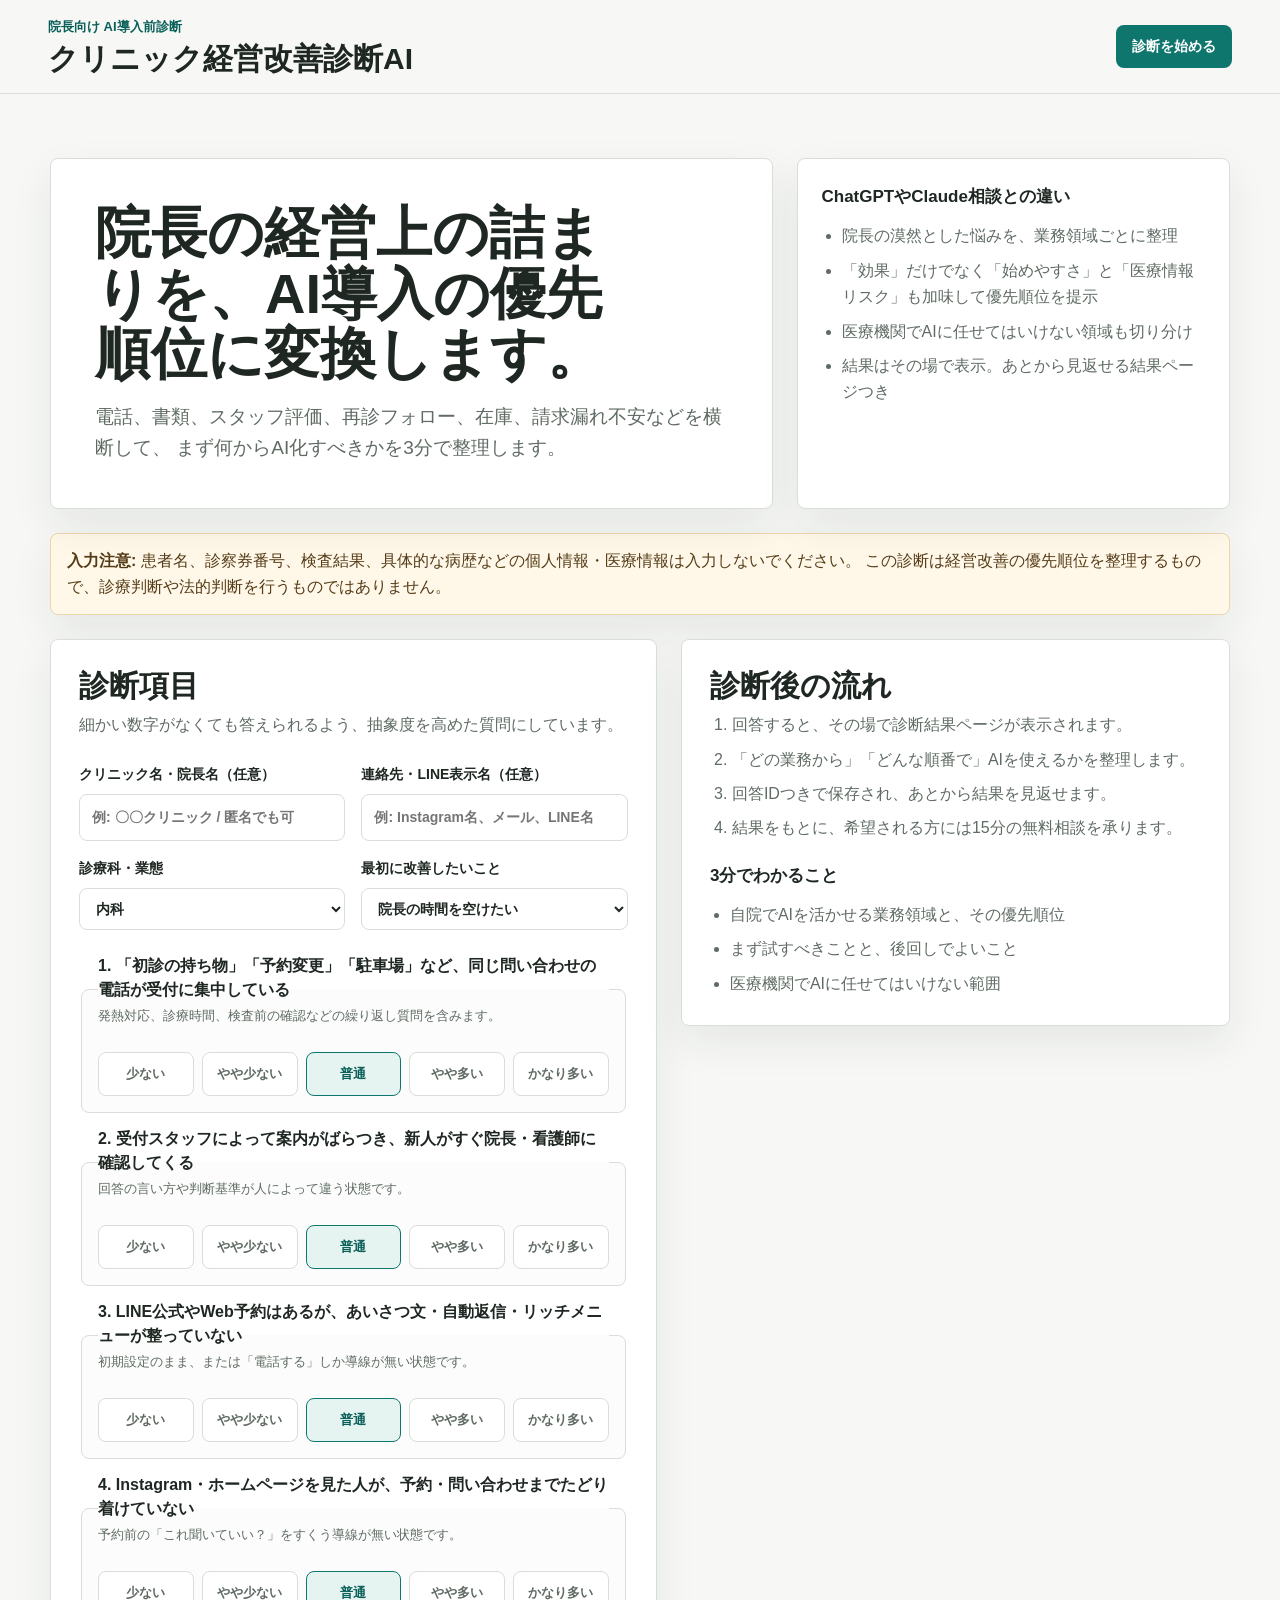
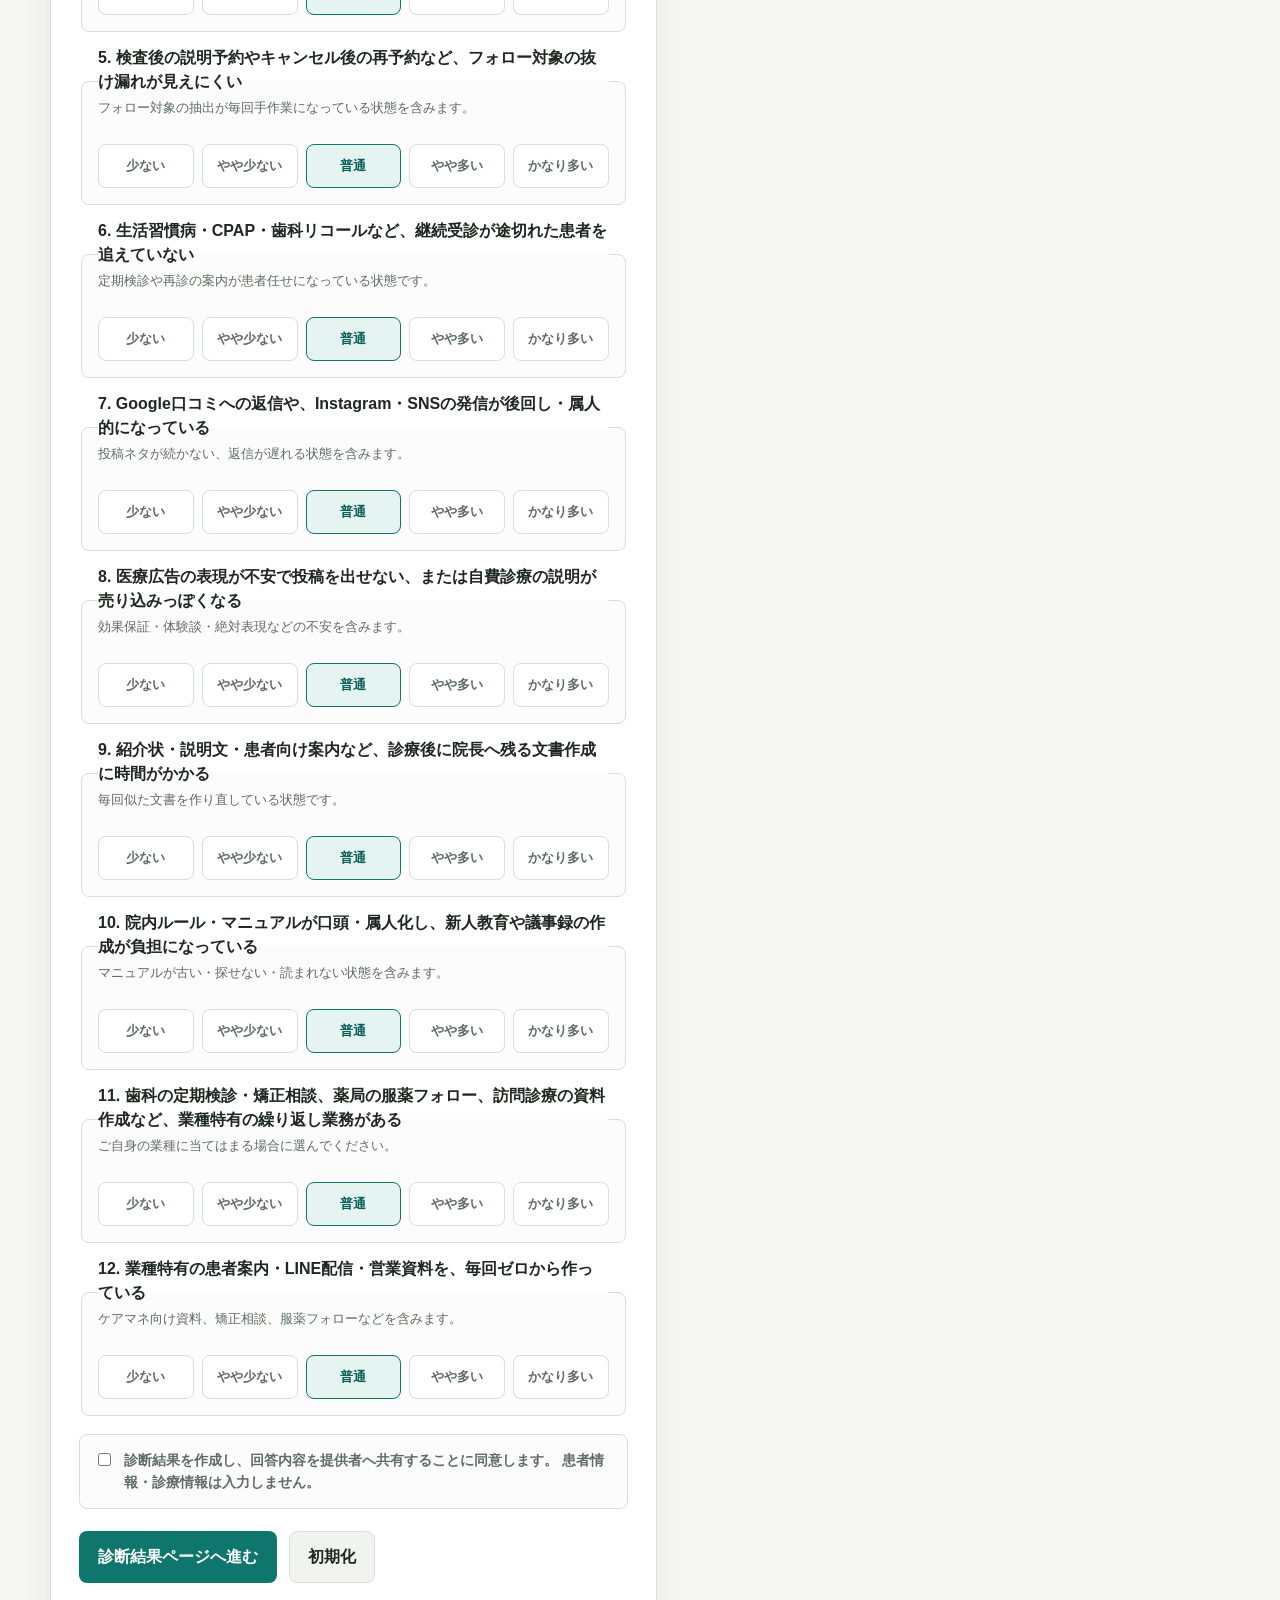
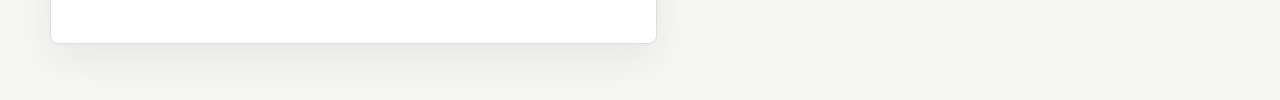
<file: index.html>
<!doctype html>
<html lang="ja">
  <head>
    <meta charset="utf-8" />
    <meta name="viewport" content="width=device-width, initial-scale=1" />
    <title>クリニック経営改善診断AI</title>
    <link rel="stylesheet" href="./styles.css" />
  </head>
  <body>
    <header class="topbar">
      <div>
        <p class="service-label">院長向け AI導入前診断</p>
        <h1>クリニック経営改善診断AI</h1>
      </div>
      <a class="topbar-link" href="#diagnosis">診断を始める</a>
    </header>

    <main>
      <section class="hero">
        <div class="hero-copy">
          <h2>院長の経営上の詰まりを、AI導入の優先順位に変換します。</h2>
          <p>
            電話、書類、スタッフ評価、再診フォロー、在庫、請求漏れ不安などを横断して、
            まず何からAI化すべきかを3分で整理します。
          </p>
        </div>
        <div class="difference-panel" aria-label="通常のAI相談との差別化">
          <h3>ChatGPTやClaude相談との違い</h3>
          <ul>
            <li>院長の漠然とした悩みを、業務領域ごとに整理</li>
            <li>「効果」だけでなく「始めやすさ」と「医療情報リスク」も加味して優先順位を提示</li>
            <li>医療機関でAIに任せてはいけない領域も切り分け</li>
            <li>結果はその場で表示。あとから見返せる結果ページつき</li>
          </ul>
        </div>
      </section>

      <section class="notice">
        <strong>入力注意:</strong>
        患者名、診察券番号、検査結果、具体的な病歴などの個人情報・医療情報は入力しないでください。
        この診断は経営改善の優先順位を整理するもので、診療判断や法的判断を行うものではありません。
      </section>

      <section id="diagnosis" class="workspace">
        <form id="diagnosisForm" class="form-panel">
          <div class="section-heading">
            <h2>診断項目</h2>
            <p>細かい数字がなくても答えられるよう、抽象度を高めた質問にしています。</p>
          </div>

          <div class="field-grid">
            <label>
              クリニック名・院長名（任意）
              <input id="clinicName" name="clinicName" type="text" placeholder="例: 〇〇クリニック / 匿名でも可" />
            </label>

            <label>
              連絡先・LINE表示名（任意）
              <input id="contactRoute" name="contactRoute" type="text" placeholder="例: Instagram名、メール、LINE名" />
            </label>

            <label>
              診療科・業態
              <select id="clinicType" name="clinicType">
                <option value="内科">内科</option>
                <option value="歯科">歯科</option>
                <option value="健診・内視鏡">健診・内視鏡</option>
                <option value="整形外科・リハビリ">整形外科・リハビリ</option>
                <option value="睡眠時無呼吸・CPAP">睡眠時無呼吸・CPAP</option>
                <option value="薬局">薬局</option>
                <option value="訪問診療">訪問診療</option>
                <option value="その他">その他</option>
              </select>
            </label>

            <label>
              最初に改善したいこと
              <select id="primaryGoal" name="primaryGoal">
                <option value="院長時間">院長の時間を空けたい</option>
                <option value="スタッフ負担">スタッフ負担を減らしたい</option>
                <option value="機会損失">売上・機会損失を見える化したい</option>
                <option value="運用安定">院内運用を安定させたい</option>
              </select>
            </label>
          </div>

          <div id="questionList" class="question-list"></div>

          <label class="consent-box">
            <input id="shareConsent" name="shareConsent" type="checkbox" required />
            <span>
              診断結果を作成し、回答内容を提供者へ共有することに同意します。
              患者情報・診療情報は入力しません。
            </span>
          </label>

          <div class="actions">
            <button type="submit" class="primary-button">診断結果ページへ進む</button>
            <button type="button" id="resetButton" class="secondary-button">初期化</button>
          </div>
          <p id="submitStatus" class="copy-status" role="status"></p>
        </form>

        <aside class="result-panel">
          <div class="empty-state">
            <h2>診断後の流れ</h2>
            <ol class="roadmap">
              <li>回答すると、その場で診断結果ページが表示されます。</li>
              <li>「どの業務から」「どんな順番で」AIを使えるかを整理します。</li>
              <li>回答IDつきで保存され、あとから結果を見返せます。</li>
              <li>結果をもとに、希望される方には15分の無料相談を承ります。</li>
            </ol>
          </div>

          <section class="result-block">
            <h3>3分でわかること</h3>
            <ul class="compact-list">
              <li>自院でAIを活かせる業務領域と、その優先順位</li>
              <li>まず試すべきことと、後回しでよいこと</li>
              <li>医療機関でAIに任せてはいけない範囲</li>
            </ul>
          </section>
        </aside>
      </section>
    </main>

    <script src="./config.js"></script>
    <script src="./app.js"></script>
  </body>
</html>
</file>
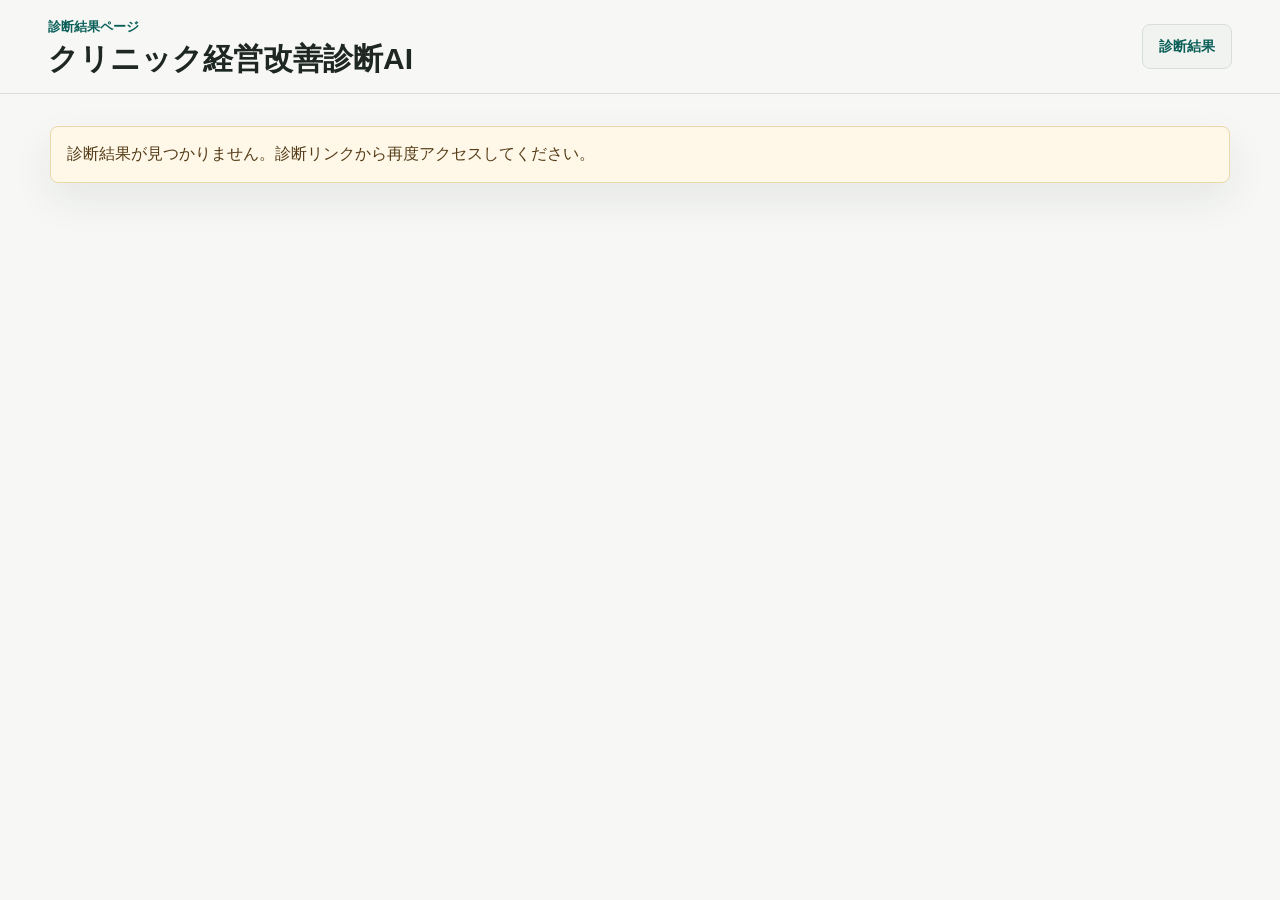
<file: result.html>
<!doctype html>
<html lang="ja">
  <head>
    <meta charset="utf-8" />
    <meta name="viewport" content="width=device-width, initial-scale=1" />
    <title>診断結果 | クリニック経営改善診断AI</title>
    <link rel="stylesheet" href="./styles.css" />
  </head>
  <body>
    <header class="topbar">
      <div>
        <p class="service-label">診断結果ページ</p>
        <h1>クリニック経営改善診断AI</h1>
      </div>
      <span class="topbar-status">診断結果</span>
    </header>

    <main>
      <section id="missingResult" class="notice hidden">
        診断結果が見つかりません。診断リンクから再度アクセスしてください。
      </section>

      <section id="resultContent" class="result-layout hidden">
        <aside class="result-summary-panel">
          <div class="result-header">
            <p id="profileLabel" class="service-label"></p>
            <h2 id="profileTitle"></h2>
            <p id="profileSummary"></p>
          </div>

          <div class="metric-row">
            <div>
              <span id="opportunityIndex" class="metric-value">0</span>
              <span class="metric-unit">/100</span>
              <p>改善余地指数</p>
            </div>
            <div>
              <span id="topScore" class="metric-value">0</span>
              <span class="metric-unit">点</span>
              <p>いちばん大きい課題の強さ</p>
            </div>
          </div>

          <div class="share-box">
            <h3>回答ID</h3>
            <p id="diagnosisId"></p>
            <p id="syncStatus" class="copy-status"></p>
          </div>

          <div class="wait-box">
            <h3>次の流れ</h3>
            <p>
              気になる結果があれば、15分の無料相談で、自院に合わせた具体的な進め方をご案内します。
            </p>
            <a id="intakeLink" class="primary-button full-width consultation-link" href="#" target="_blank" rel="noopener">
              無料診断・相談フォームへ進む
            </a>
            <a href="https://lin.ee/psccb3g" class="line-button full-width consultation-link" target="_blank" rel="noopener">
              <svg xmlns="http://www.w3.org/2000/svg" viewBox="0 0 24 24" fill="currentColor" width="18" height="18" aria-hidden="true"><path d="M19.365 9.863c.349 0 .63.285.63.631 0 .345-.281.63-.63.63H17.61v1.125h1.755c.349 0 .63.283.63.63 0 .344-.281.629-.63.629h-2.386c-.345 0-.627-.285-.627-.629V8.108c0-.345.282-.63.627-.63h2.386c.349 0 .63.285.63.63 0 .349-.281.63-.63.63H17.61v1.125h1.755zm-3.855 3.016c0 .27-.174.51-.432.596-.064.021-.133.031-.199.031-.211 0-.391-.09-.51-.25l-2.443-3.317v2.94c0 .344-.279.629-.631.629-.346 0-.626-.285-.626-.629V8.108c0-.27.173-.51.43-.595.06-.023.136-.033.194-.033.195 0 .375.104.495.254l2.462 3.33V8.108c0-.345.282-.63.63-.63.345 0 .63.285.63.63v4.771zm-5.741 0c0 .344-.282.629-.631.629-.345 0-.627-.285-.627-.629V8.108c0-.345.282-.63.627-.63.349 0 .631.285.631.63v4.771zm-2.466.629H4.917c-.345 0-.63-.285-.63-.629V8.108c0-.345.285-.63.63-.63.348 0 .63.285.63.63v4.141h1.756c.348 0 .629.283.629.63 0 .344-.282.629-.629.629M24 10.314C24 4.943 18.615.572 12 .572S0 4.943 0 10.314c0 4.811 4.27 8.842 10.035 9.608.391.082.923.258 1.058.59.12.301.079.766.038 1.08l-.164 1.02c-.045.301-.24 1.186 1.049.645 1.291-.539 6.916-4.078 9.436-6.975C23.176 14.393 24 12.458 24 10.314"/></svg>
              LINEで相談する（無料）
            </a>
          </div>

          <button type="button" id="copyButton" class="secondary-button full-width">診断結果をMarkdownでコピー</button>
          <p id="copyStatus" class="copy-status" role="status"></p>
        </aside>

        <section class="result-detail-panel">
          <section class="result-block">
            <h3>自院へのAI活用 処方箋</h3>
            <p class="result-note">
              課題の大きさだけでなく、始めやすさと医療情報リスクも加味して、先に試すべき順番をご提案します。
            </p>
            <div id="prescriptionCards" class="prescription-grid"></div>
          </section>

          <section class="result-block">
            <h3>優先して提案するAIアプリ</h3>
            <div id="recommendations" class="recommendations"></div>
          </section>

          <section class="result-block">
            <h3>さらに整理すると効果が出やすいこと</h3>
            <ul id="nextQuestions" class="compact-list"></ul>
          </section>

          <section class="result-block">
            <h3>AI化しない/後回しにする範囲</h3>
            <ul id="noGoList" class="compact-list danger-list"></ul>
          </section>

          <section class="result-block">
            <h3>30日導入ロードマップ</h3>
            <ol id="roadmap" class="roadmap"></ol>
          </section>

          <section class="result-block">
            <h3>診断のまとめ</h3>
            <p id="salesCopy" class="sales-copy"></p>
          </section>

          <section class="result-block">
            <h3>この診断の特長</h3>
            <ul class="compact-list">
              <li>院長の悩みを、クリニック業務の各領域に分けて整理します。</li>
              <li>効果の大きさだけでなく、始めやすさと医療情報リスクで優先順位を決めます。</li>
              <li>「まず何から」「どこは慎重に」が、具体的なAI活用の候補として見えます。</li>
            </ul>
          </section>
        </section>
      </section>
    </main>

    <script src="./config.js"></script>
    <script src="./app.js"></script>
  </body>
</html>
</file>
<file: styles.css>
:root {
  color-scheme: light;
  --bg: #f7f8f6;
  --surface: #ffffff;
  --surface-2: #f0f3ef;
  --text: #1f2722;
  --muted: #5f6b63;
  --line: #d8ded8;
  --accent: #0f766e;
  --accent-strong: #0b5f59;
  --danger: #9f2d2d;
  --shadow: 0 16px 40px rgba(31, 39, 34, 0.08);
  --radius: 8px;
}

* {
  box-sizing: border-box;
}

html {
  scroll-behavior: smooth;
}

body {
  margin: 0;
  background: var(--bg);
  color: var(--text);
  font-family:
    -apple-system, BlinkMacSystemFont, "Segoe UI", "Hiragino Sans",
    "Hiragino Kaku Gothic ProN", Meiryo, sans-serif;
  line-height: 1.65;
}

button,
select,
input {
  font: inherit;
}

.topbar {
  position: sticky;
  top: 0;
  z-index: 10;
  display: flex;
  align-items: center;
  justify-content: space-between;
  gap: 24px;
  min-height: 76px;
  padding: 16px clamp(20px, 4vw, 48px);
  background: rgba(247, 248, 246, 0.96);
  border-bottom: 1px solid var(--line);
}

.topbar h1 {
  margin: 0;
  font-size: clamp(20px, 2.4vw, 30px);
  line-height: 1.2;
  text-wrap: balance;
}

.service-label {
  margin: 0 0 4px;
  color: var(--accent-strong);
  font-size: 13px;
  font-weight: 700;
}

.topbar-link,
.topbar-status {
  flex: 0 0 auto;
  color: var(--surface);
  background: var(--accent);
  border-radius: var(--radius);
  padding: 10px 16px;
  font-size: 14px;
  font-weight: 700;
}

.topbar-link {
  text-decoration: none;
}

.topbar-status {
  background: var(--surface-2);
  color: var(--accent-strong);
  border: 1px solid var(--line);
}

main {
  width: min(1180px, calc(100% - 32px));
  margin: 0 auto;
  padding: 32px 0 56px;
}

.hero {
  display: grid;
  grid-template-columns: minmax(0, 1.25fr) minmax(320px, 0.75fr);
  gap: 24px;
  align-items: stretch;
  padding: clamp(16px, 3vw, 32px) 0 24px;
}

.hero-copy,
.difference-panel,
.notice,
.form-panel,
.result-panel,
.result-summary-panel,
.result-detail-panel {
  background: var(--surface);
  border: 1px solid var(--line);
  border-radius: var(--radius);
  box-shadow: var(--shadow);
}

.hero-copy {
  padding: clamp(24px, 4vw, 44px);
}

.hero-copy h2 {
  margin: 0 0 16px;
  max-width: 760px;
  font-size: clamp(30px, 5vw, 56px);
  line-height: 1.08;
  text-wrap: balance;
}

.hero-copy p {
  margin: 0;
  max-width: 720px;
  color: var(--muted);
  font-size: clamp(16px, 1.6vw, 19px);
  text-wrap: pretty;
}

.difference-panel {
  padding: 24px;
}

.difference-panel h3,
.result-block h3 {
  margin: 0 0 12px;
  font-size: 17px;
}

.difference-panel ul,
.compact-list {
  margin: 0;
  padding-left: 20px;
  color: var(--muted);
}

.difference-panel li + li,
.compact-list li + li {
  margin-top: 8px;
}

.danger-list li::marker {
  color: var(--danger);
}

.notice {
  margin: 0 0 24px;
  padding: 14px 16px;
  color: #553c18;
  background: #fff8e8;
  border-color: #ead7aa;
}

.workspace {
  display: grid;
  grid-template-columns: minmax(0, 1.05fr) minmax(360px, 0.95fr);
  gap: 24px;
  align-items: start;
}

.form-panel,
.result-panel,
.result-summary-panel,
.result-detail-panel {
  padding: clamp(20px, 3vw, 28px);
}

.result-panel,
.result-summary-panel {
  position: sticky;
  top: 96px;
}

.result-layout {
  display: grid;
  grid-template-columns: minmax(300px, 0.55fr) minmax(0, 1fr);
  gap: 24px;
  align-items: start;
}

.section-heading h2,
.empty-state h2,
.result-header h2 {
  margin: 0 0 8px;
  font-size: clamp(22px, 2.6vw, 30px);
  line-height: 1.2;
  text-wrap: balance;
}

.section-heading p,
.empty-state p,
.result-header p {
  margin: 0;
  color: var(--muted);
  text-wrap: pretty;
}

.field-grid {
  display: grid;
  grid-template-columns: repeat(2, minmax(0, 1fr));
  gap: 16px;
  margin: 24px 0;
}

label {
  display: grid;
  gap: 8px;
  color: var(--text);
  font-size: 14px;
  font-weight: 700;
}

select,
input[type="text"] {
  width: 100%;
  border: 1px solid var(--line);
  border-radius: var(--radius);
  background: var(--surface);
  color: var(--text);
  padding: 11px 12px;
}

.question-list {
  display: grid;
  gap: 14px;
}

.question {
  border: 1px solid var(--line);
  border-radius: var(--radius);
  padding: 16px;
  background: #fbfcfb;
}

.question legend {
  margin-bottom: 10px;
  padding: 0;
  font-weight: 700;
  line-height: 1.5;
  text-wrap: pretty;
}

.question small {
  display: block;
  margin-top: 4px;
  color: var(--muted);
  font-weight: 400;
}

.scale {
  display: grid;
  grid-template-columns: repeat(5, minmax(0, 1fr));
  gap: 8px;
}

.scale input {
  position: absolute;
  opacity: 0;
  pointer-events: none;
}

.scale span {
  display: flex;
  min-height: 44px;
  align-items: center;
  justify-content: center;
  border: 1px solid var(--line);
  border-radius: var(--radius);
  background: var(--surface);
  color: var(--muted);
  font-size: 13px;
  font-weight: 700;
  text-align: center;
  cursor: pointer;
  transition:
    border-color 150ms ease-out,
    background-color 150ms ease-out,
    color 150ms ease-out;
}

.scale input:checked + span {
  border-color: var(--accent);
  background: #e6f4f1;
  color: var(--accent-strong);
}

.scale input:focus-visible + span,
.primary-button:focus-visible,
.secondary-button:focus-visible,
.topbar-link:focus-visible,
select:focus-visible,
input[type="text"]:focus-visible,
.consent-box input:focus-visible {
  outline: 3px solid rgba(15, 118, 110, 0.28);
  outline-offset: 2px;
}

.consent-box {
  display: grid;
  grid-template-columns: auto minmax(0, 1fr);
  align-items: flex-start;
  gap: 10px;
  margin-top: 18px;
  border: 1px solid var(--line);
  border-radius: var(--radius);
  background: #fbfcfb;
  padding: 14px;
  color: var(--muted);
  font-weight: 700;
  line-height: 1.6;
}

.consent-box input {
  margin-top: 4px;
  accent-color: var(--accent);
}

.actions {
  display: flex;
  gap: 12px;
  margin-top: 22px;
}

.primary-button,
.secondary-button {
  border: 1px solid transparent;
  border-radius: var(--radius);
  padding: 12px 18px;
  font-weight: 800;
  cursor: pointer;
  text-align: center;
  text-decoration: none;
}

.primary-button {
  color: var(--surface);
  background: var(--accent);
}

.primary-button:hover,
.topbar-link:hover {
  background: var(--accent-strong);
}

.secondary-button {
  color: var(--text);
  background: var(--surface-2);
  border-color: var(--line);
}

.secondary-button:hover {
  background: #e7ece6;
}

.full-width {
  width: 100%;
}

.hidden {
  display: none;
}

.result-header {
  padding-bottom: 18px;
  border-bottom: 1px solid var(--line);
}

.metric-row {
  display: grid;
  grid-template-columns: repeat(2, minmax(0, 1fr));
  gap: 12px;
  margin: 18px 0;
}

.metric-row div {
  border-radius: var(--radius);
  background: var(--surface-2);
  padding: 16px;
}

.metric-value {
  font-size: 34px;
  font-weight: 800;
  line-height: 1;
  font-variant-numeric: tabular-nums;
}

.metric-unit {
  color: var(--muted);
  font-size: 13px;
  font-weight: 700;
}

.metric-row p {
  margin: 8px 0 0;
  color: var(--muted);
  font-size: 13px;
}

.share-box,
.wait-box {
  margin: 0 0 18px;
  border: 1px solid var(--line);
  border-radius: var(--radius);
  background: #fbfcfb;
  padding: 14px;
}

.share-box h3,
.wait-box h3 {
  margin: 0 0 4px;
  font-size: 14px;
}

.share-box p,
.wait-box p {
  margin: 0;
  overflow-wrap: anywhere;
  color: var(--muted);
  font-size: 13px;
}

.wait-box {
  background: #f3f8f6;
  border-color: #cfe2dc;
}

.consultation-link {
  display: block;
  margin-top: 12px;
}

.line-button {
  display: flex;
  align-items: center;
  justify-content: center;
  gap: 8px;
  color: #ffffff;
  background: #06C755;
  border: 1px solid transparent;
  border-radius: var(--radius);
  padding: 12px 18px;
  font-weight: 800;
  text-decoration: none;
  text-align: center;
  cursor: pointer;
}

.line-button:hover {
  background: #05b04c;
}

#diagnosisId {
  color: var(--text);
  font-weight: 800;
  font-variant-numeric: tabular-nums;
}

.result-block {
  margin-top: 20px;
}

.result-note {
  margin: 0 0 12px;
  color: var(--muted);
  font-size: 14px;
  text-wrap: pretty;
}

.prescription-grid {
  display: grid;
  gap: 10px;
}

.prescription-card {
  border: 1px solid var(--line);
  border-radius: var(--radius);
  padding: 14px;
  background: var(--surface);
}

.prescription-top {
  display: flex;
  align-items: flex-start;
  justify-content: space-between;
  gap: 14px;
}

.prescription-card h4 {
  margin: 0 0 4px;
  font-size: 15px;
  line-height: 1.4;
}

.prescription-card p {
  margin: 0;
  color: var(--muted);
  font-size: 13px;
}

.prescription-score {
  flex: 0 0 auto;
  min-width: 58px;
  border-radius: var(--radius);
  background: #e6f4f1;
  color: var(--accent-strong);
  padding: 6px 8px;
  text-align: center;
  font-size: 12px;
  font-weight: 800;
  font-variant-numeric: tabular-nums;
}

.prescription-meta {
  display: grid;
  grid-template-columns: repeat(3, minmax(0, 1fr));
  gap: 8px;
  margin-top: 10px;
}

.prescription-meta span {
  border-radius: var(--radius);
  background: var(--surface-2);
  padding: 7px 8px;
  color: var(--muted);
  font-size: 12px;
  font-weight: 700;
  text-align: center;
}

.recommendations {
  display: grid;
  gap: 12px;
}

.recommendation {
  border: 1px solid var(--line);
  border-radius: var(--radius);
  padding: 14px;
  background: #fbfcfb;
}

.recommendation h4 {
  margin: 0 0 8px;
  font-size: 16px;
}

.recommendation p {
  margin: 0;
  color: var(--muted);
  font-size: 14px;
}

.tag-row {
  display: flex;
  flex-wrap: wrap;
  gap: 8px;
  margin-top: 10px;
}

.tag {
  display: inline-flex;
  align-items: center;
  min-height: 28px;
  border-radius: 999px;
  background: #e6f4f1;
  color: var(--accent-strong);
  padding: 4px 10px;
  font-size: 12px;
  font-weight: 800;
}

.roadmap {
  margin: 0;
  padding-left: 22px;
  color: var(--muted);
}

.roadmap li + li {
  margin-top: 8px;
}

.sales-copy {
  margin: 0;
  border-left: 4px solid var(--accent);
  background: #f3f8f6;
  padding: 12px 14px;
  color: var(--text);
  text-wrap: pretty;
}

.copy-status {
  min-height: 22px;
  margin: 10px 0 0;
  color: var(--accent-strong);
  font-size: 13px;
  font-weight: 700;
}

@media (max-width: 900px) {
  .topbar {
    position: static;
    align-items: flex-start;
    flex-direction: column;
  }

  .hero,
  .workspace,
  .result-layout {
    grid-template-columns: 1fr;
  }

  .result-panel,
  .result-summary-panel {
    position: static;
  }
}

@media (max-width: 640px) {
  main {
    width: min(100% - 24px, 1180px);
    padding-top: 18px;
  }

  .field-grid,
  .metric-row,
  .prescription-meta {
    grid-template-columns: 1fr;
  }

  .scale {
    grid-template-columns: 1fr;
  }

  .scale span {
    justify-content: flex-start;
    padding: 8px 12px;
  }

  .actions {
    flex-direction: column;
  }
}
</file>
